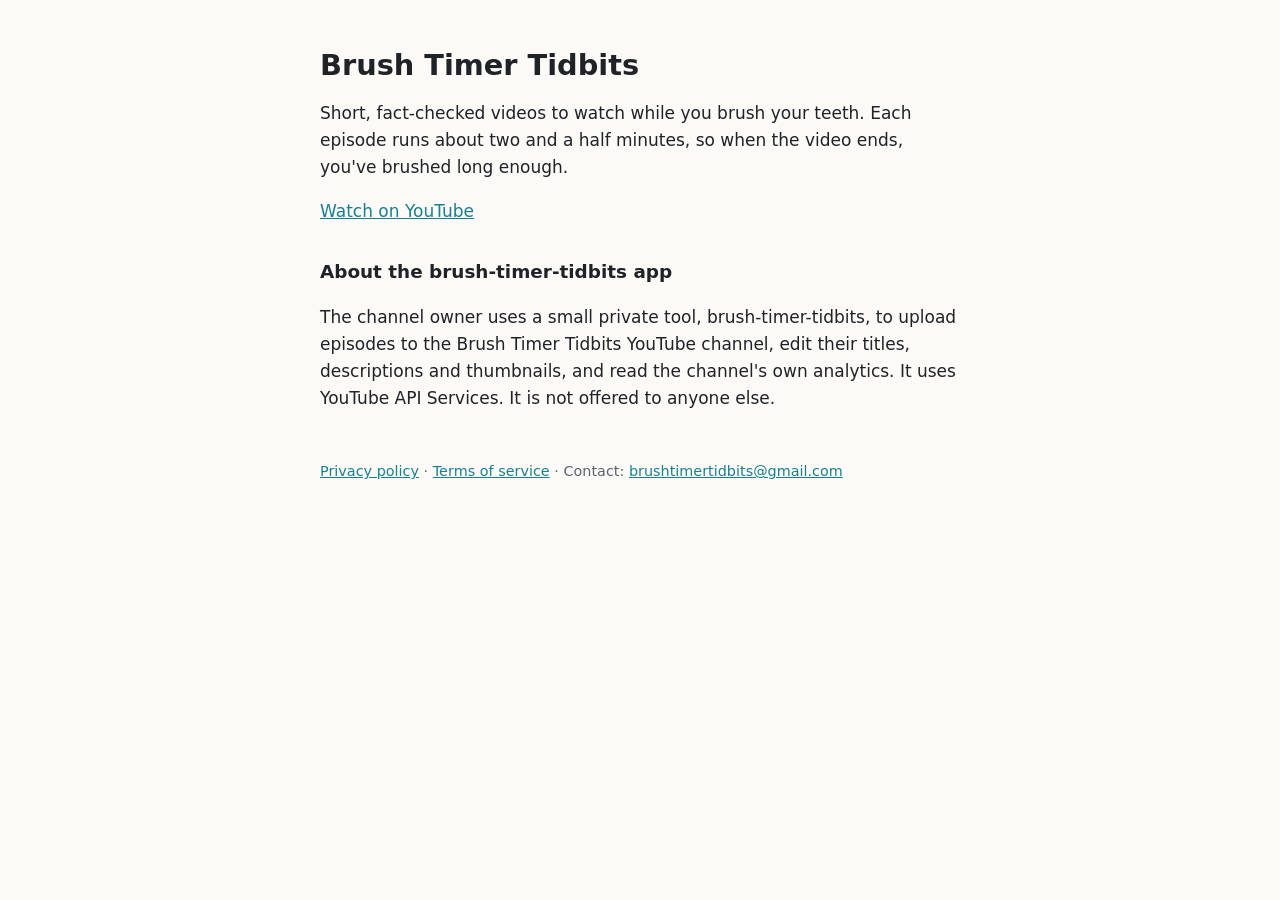
<file: index.html>
<!doctype html>
<html lang="en">
<head>
<meta charset="utf-8">
<meta name="viewport" content="width=device-width, initial-scale=1">
<title>Brush Timer Tidbits</title>
<link rel="stylesheet" href="style.css">
</head>
<body>
<main>
<h1>Brush Timer Tidbits</h1>
<p>Short, fact-checked videos to watch while you brush your teeth. Each episode runs about two and a half minutes, so when the video ends, you've brushed long enough.</p>
<p><a href="https://www.youtube.com/channel/UCgsh0vbMuWW81raJo0nOP8w">Watch on YouTube</a></p>
<h2>About the brush-timer-tidbits app</h2>
<p>The channel owner uses a small private tool, brush-timer-tidbits, to upload episodes to the Brush Timer Tidbits YouTube channel, edit their titles, descriptions and thumbnails, and read the channel's own analytics. It uses YouTube API Services. It is not offered to anyone else.</p>
<footer>
<a href="privacy.html">Privacy policy</a> · <a href="terms.html">Terms of service</a> · Contact: <a href="mailto:brushtimertidbits@gmail.com">brushtimertidbits@gmail.com</a>
</footer>
</main>
</body>
</html>
</file>
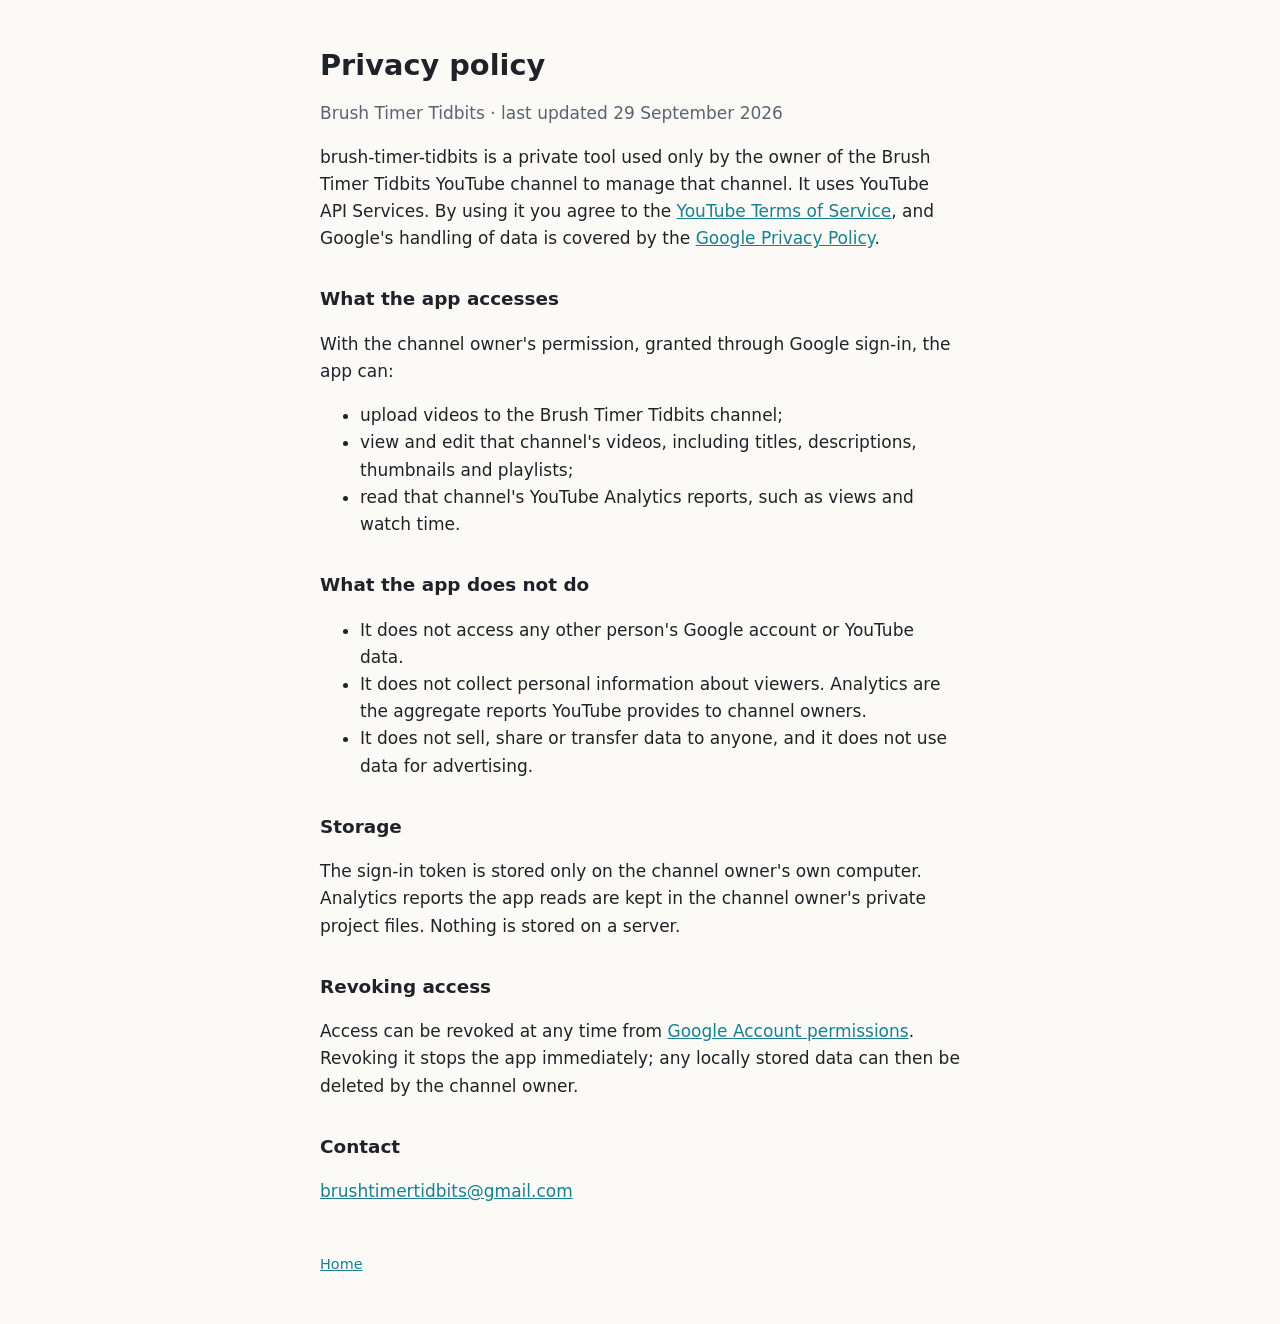
<file: privacy.html>
<!doctype html>
<html lang="en">
<head>
<meta charset="utf-8">
<meta name="viewport" content="width=device-width, initial-scale=1">
<title>Privacy Policy</title>
<link rel="stylesheet" href="style.css">
</head>
<body>
<main>
<h1>Privacy policy</h1>
<p class="muted">Brush Timer Tidbits · last updated 29 September 2026</p>

<p>brush-timer-tidbits is a private tool used only by the owner of the Brush Timer Tidbits YouTube channel to manage that channel. It uses YouTube API Services. By using it you agree to the <a href="https://www.youtube.com/t/terms">YouTube Terms of Service</a>, and Google's handling of data is covered by the <a href="https://policies.google.com/privacy">Google Privacy Policy</a>.</p>

<h2>What the app accesses</h2>
<p>With the channel owner's permission, granted through Google sign-in, the app can:</p>
<ul>
<li>upload videos to the Brush Timer Tidbits channel;</li>
<li>view and edit that channel's videos, including titles, descriptions, thumbnails and playlists;</li>
<li>read that channel's YouTube Analytics reports, such as views and watch time.</li>
</ul>

<h2>What the app does not do</h2>
<ul>
<li>It does not access any other person's Google account or YouTube data.</li>
<li>It does not collect personal information about viewers. Analytics are the aggregate reports YouTube provides to channel owners.</li>
<li>It does not sell, share or transfer data to anyone, and it does not use data for advertising.</li>
</ul>

<h2>Storage</h2>
<p>The sign-in token is stored only on the channel owner's own computer. Analytics reports the app reads are kept in the channel owner's private project files. Nothing is stored on a server.</p>

<h2>Revoking access</h2>
<p>Access can be revoked at any time from <a href="https://myaccount.google.com/permissions">Google Account permissions</a>. Revoking it stops the app immediately; any locally stored data can then be deleted by the channel owner.</p>

<h2>Contact</h2>
<p><a href="mailto:brushtimertidbits@gmail.com">brushtimertidbits@gmail.com</a></p>

<footer><a href="index.html">Home</a></footer>
</main>
</body>
</html>
</file>
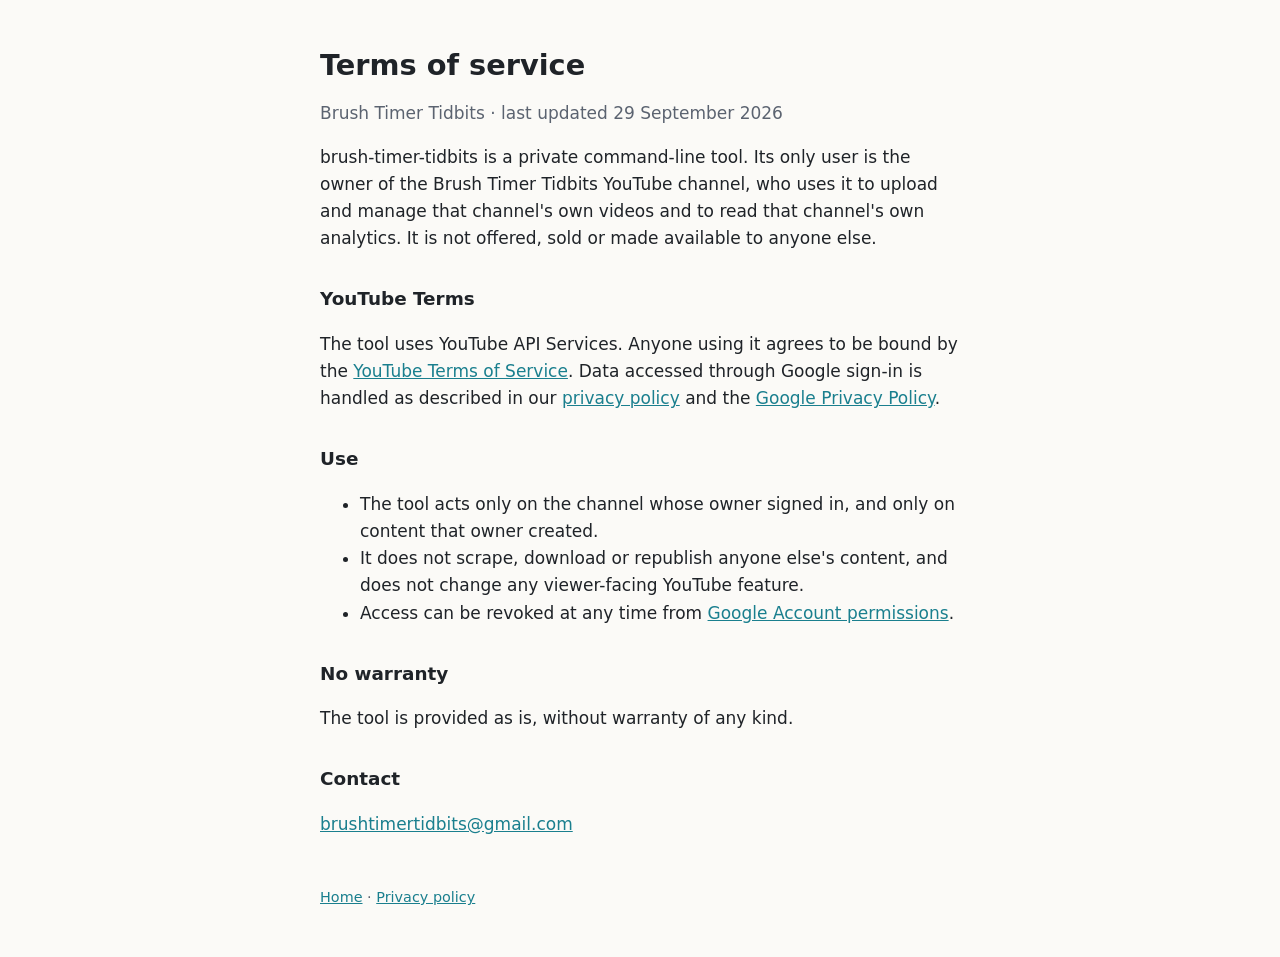
<file: terms.html>
<!doctype html>
<html lang="en">
<head>
<meta charset="utf-8">
<meta name="viewport" content="width=device-width, initial-scale=1">
<title>Terms of Service</title>
<link rel="stylesheet" href="style.css">
</head>
<body>
<main>
<h1>Terms of service</h1>
<p class="muted">Brush Timer Tidbits · last updated 29 September 2026</p>

<p>brush-timer-tidbits is a private command-line tool. Its only user is the owner of the Brush Timer Tidbits YouTube channel, who uses it to upload and manage that channel's own videos and to read that channel's own analytics. It is not offered, sold or made available to anyone else.</p>

<h2>YouTube Terms</h2>
<p>The tool uses YouTube API Services. Anyone using it agrees to be bound by the <a href="https://www.youtube.com/t/terms">YouTube Terms of Service</a>. Data accessed through Google sign-in is handled as described in our <a href="privacy.html">privacy policy</a> and the <a href="https://policies.google.com/privacy">Google Privacy Policy</a>.</p>

<h2>Use</h2>
<ul>
<li>The tool acts only on the channel whose owner signed in, and only on content that owner created.</li>
<li>It does not scrape, download or republish anyone else's content, and does not change any viewer-facing YouTube feature.</li>
<li>Access can be revoked at any time from <a href="https://myaccount.google.com/permissions">Google Account permissions</a>.</li>
</ul>

<h2>No warranty</h2>
<p>The tool is provided as is, without warranty of any kind.</p>

<h2>Contact</h2>
<p><a href="mailto:brushtimertidbits@gmail.com">brushtimertidbits@gmail.com</a></p>

<footer><a href="index.html">Home</a> · <a href="privacy.html">Privacy policy</a></footer>
</main>
</body>
</html>
</file>
<file: style.css>
:root{--bg:#fbfaf7;--fg:#1f2328;--muted:#5b6370;--accent:#1a7f8e}
@media (prefers-color-scheme:dark){:root{--bg:#15181c;--fg:#e8e6e3;--muted:#9aa3ad;--accent:#5cc4d1}}
body{background:var(--bg);color:var(--fg);font:17px/1.6 system-ui,-apple-system,Segoe UI,Roboto,sans-serif;margin:0}
main{max-width:640px;margin:0 auto;padding:48px 16px}
h1{font-size:1.8rem;line-height:1.2;margin:0 0 .5rem}
h2{font-size:1.15rem;margin:2rem 0 .4rem}
a{color:var(--accent)}
.muted{color:var(--muted)}
footer{margin-top:3rem;font-size:.9rem;color:var(--muted)}
</file>
